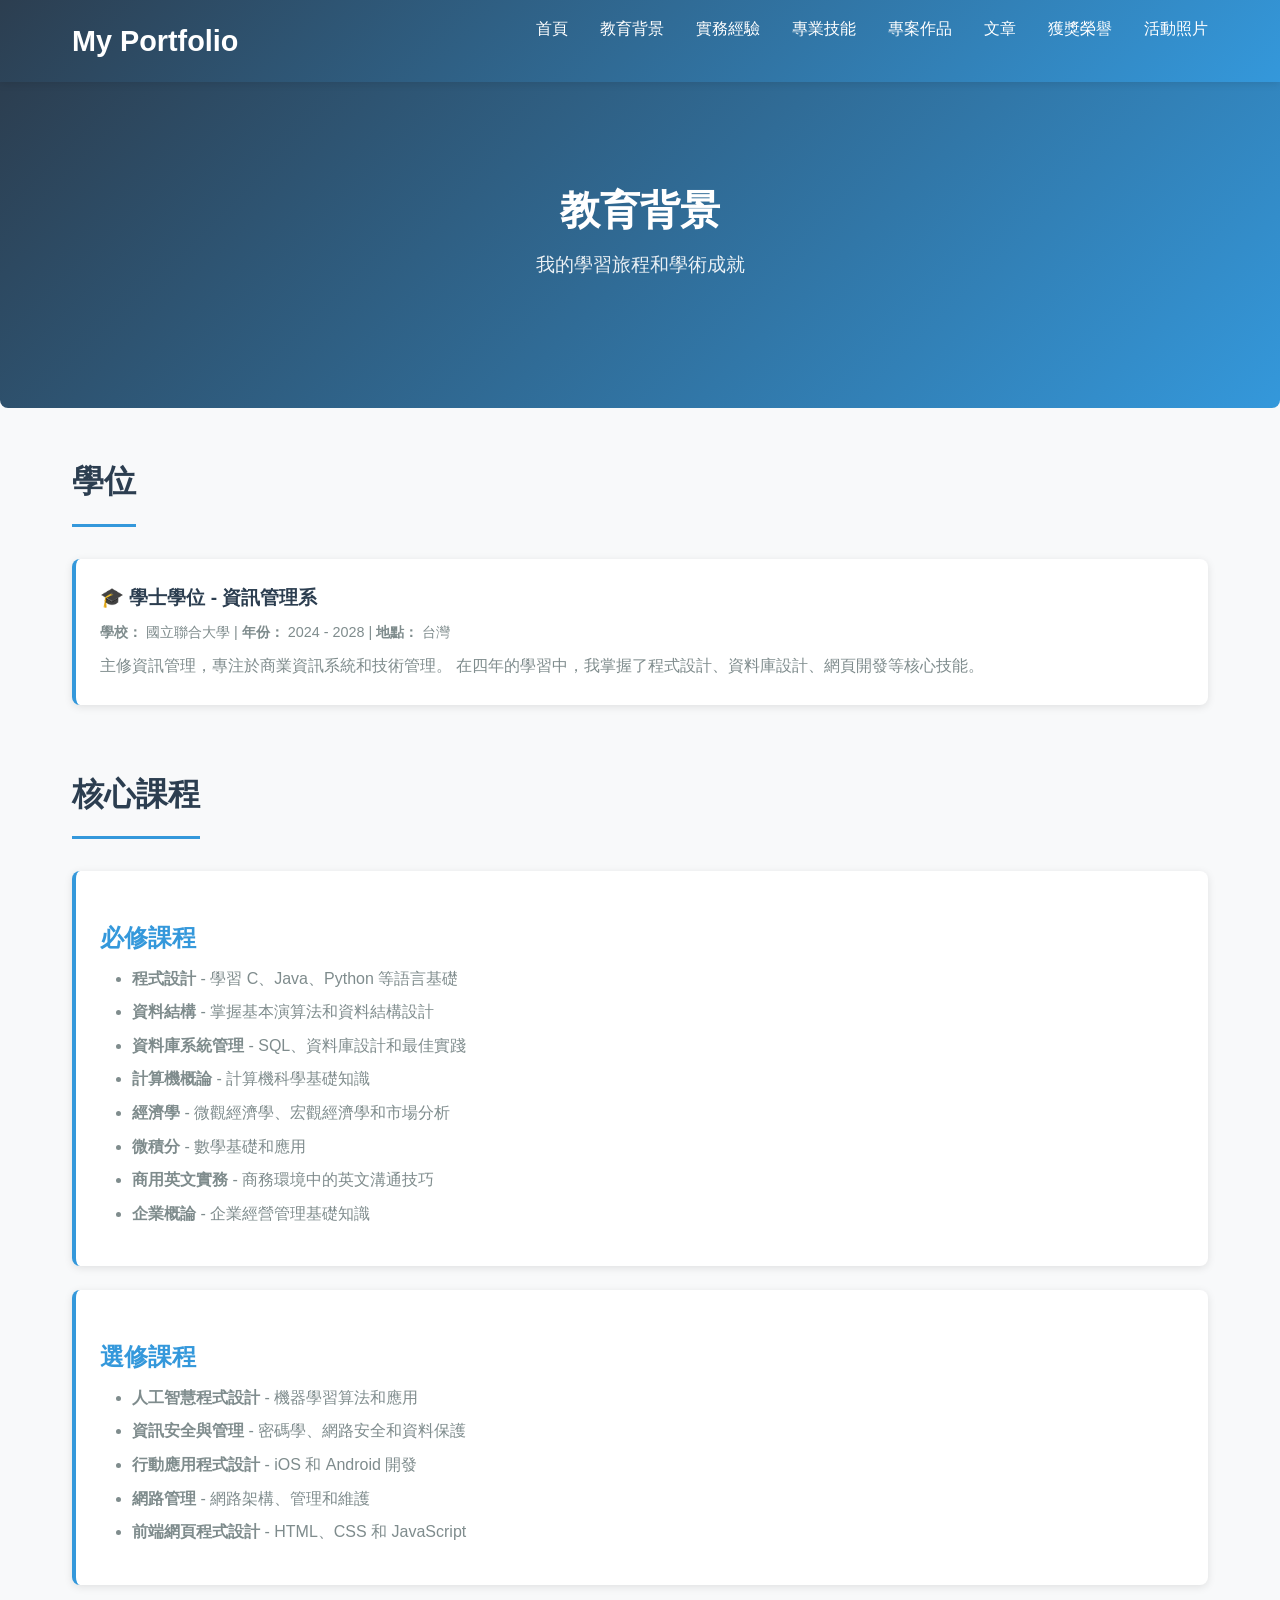
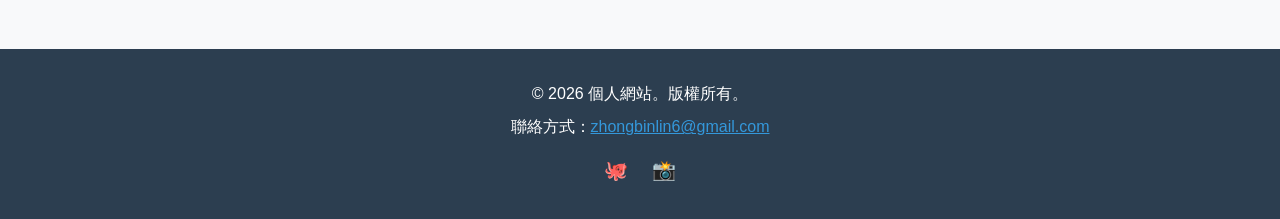
<file: education.html>
<!DOCTYPE html>
<html lang="zh-TW">
<head>
  <meta charset="UTF-8">
  <meta name="viewport" content="width=device-width, initial-scale=1.0">
  <title>教育背景 - 個人網站</title>
  <link rel="stylesheet" href="styles.css">
</head>
<body>
  <!-- ==================== 導航欄 ==================== -->
  <nav data-site-nav></nav>

  <!-- ==================== 開頭部分 ==================== -->
  <section class="hero">
    <div class="hero-content">
      <h1>教育背景</h1>
      <p>我的學習旅程和學術成就</p>
    </div>
  </section>

  <!-- ==================== 主要內容 ==================== -->
  <div class="container">
    <!-- 學位 -->
    <section class="section" id="degree">
      <h2>學位</h2>

      <div class="card">
        <h4>🎓 學士學位 - 資訊管理系</h4>
        <div class="meta">
          <strong>學校：</strong> 國立聯合大學 | <strong>年份：</strong> 2024 - 2028 | <strong>地點：</strong> 台灣
        </div>
        <p>
          主修資訊管理，專注於商業資訊系統和技術管理。
          在四年的學習中，我掌握了程式設計、資料庫設計、網頁開發等核心技能。
        </p>
      </div>
    </section>

    <!-- 主要課程 -->
    <section class="section" id="courses">
      <h2>核心課程</h2>

      <div class="card">
        <h3>必修課程</h3>
        <ul>
          <li><strong>程式設計</strong> - 學習 C、Java、Python 等語言基礎</li>
          <li><strong>資料結構</strong> - 掌握基本演算法和資料結構設計</li>
          <li><strong>資料庫系統管理</strong> - SQL、資料庫設計和最佳實踐</li>
          <li><strong>計算機概論</strong> - 計算機科學基礎知識</li>
          <li><strong>經濟學</strong> - 微觀經濟學、宏觀經濟學和市場分析</li>
          <li><strong>微積分</strong> - 數學基礎和應用</li>
          <li><strong>商用英文實務</strong> - 商務環境中的英文溝通技巧</li>
          <li><strong>企業概論</strong> - 企業經營管理基礎知識</li>
        </ul>
      </div>

      <div class="card">
        <h3>選修課程</h3>
        <ul>
          <li><strong>人工智慧程式設計</strong> - 機器學習算法和應用</li>
          <li><strong>資訊安全與管理</strong> - 密碼學、網路安全和資料保護</li>
          <li><strong>行動應用程式設計</strong> - iOS 和 Android 開發</li>
          <li><strong>網路管理</strong> - 網路架構、管理和維護</li>
          <li><strong>前端網頁程式設計</strong> - HTML、CSS 和 JavaScript</li>
        </ul>
      </div>
    </section>

    </section>
  </div>

  <!-- ==================== 頁尾 ==================== -->
  <footer>
    <div class="container">
      <p>&copy; 2026 個人網站。版權所有。</p>
      <p>聯絡方式：<a href="mailto:your.email@example.com" style="color: var(--secondary-color);">zhongbinlin6@gmail.com</a></p>
      <div class="social-links">
        <a href="https://github.com/linzongbin" target="_blank" title="GitHub">🐙</a>
        <a href="https://www.instagram.com/lin.nil_126/?hl=zh-tw" target="_blank" title="Instagram">📸</a>
      </div>
    </div>
  </footer>

  <script src="script.js"></script>
</body>
</html>
</file>
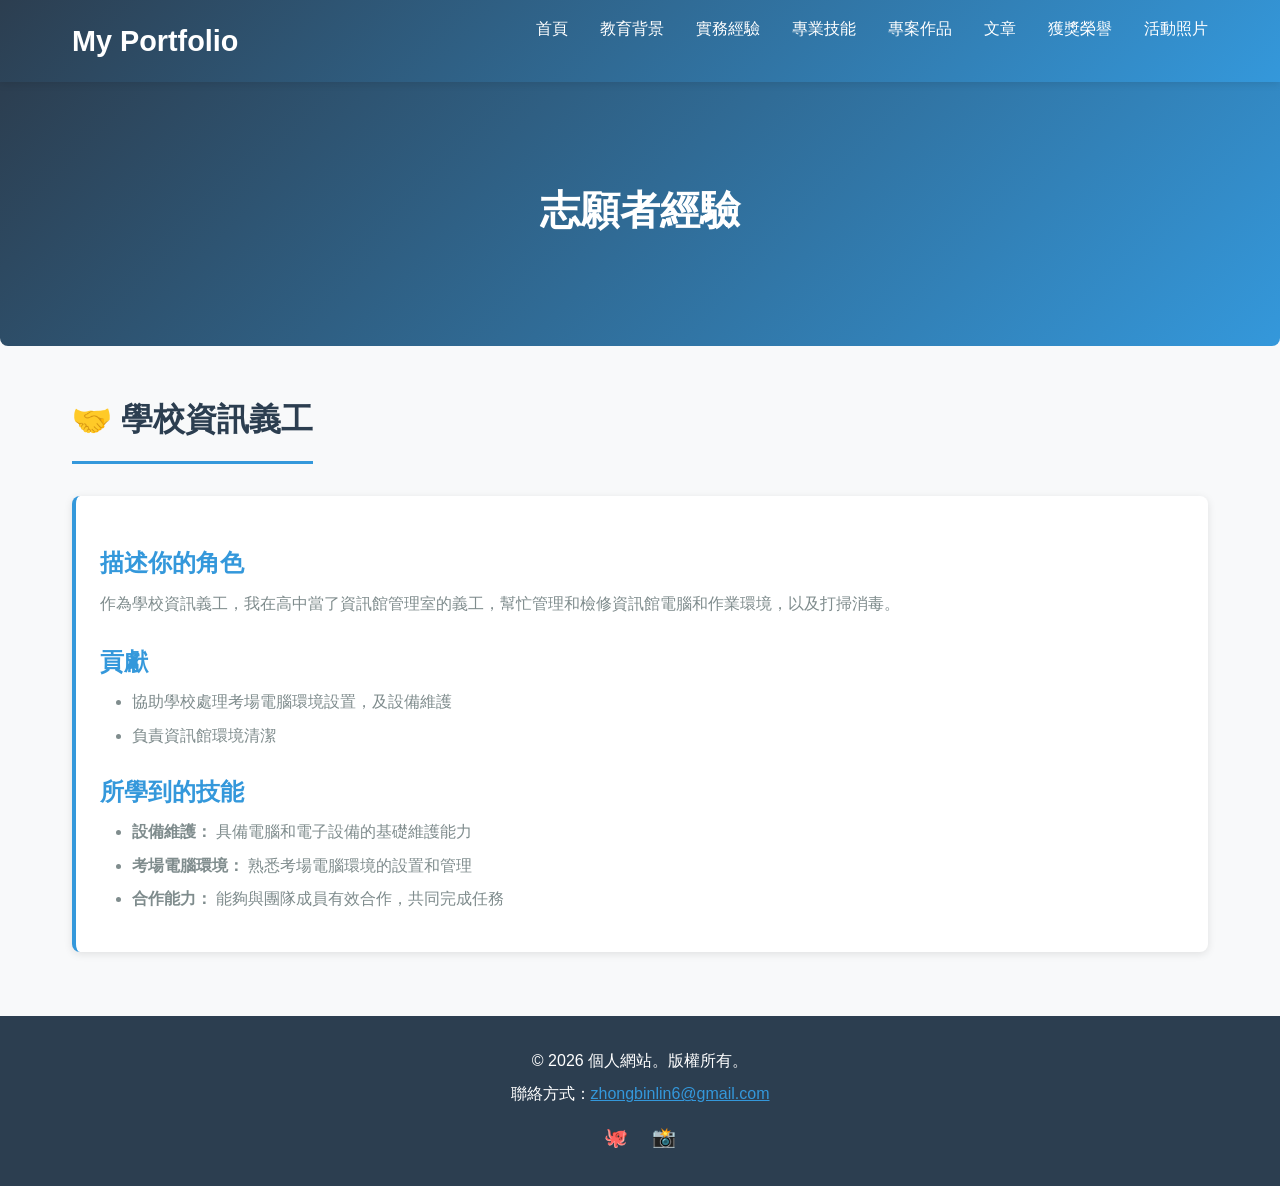
<file: experience.html>
<!DOCTYPE html>
<html lang="zh-TW">
<head>
  <meta charset="UTF-8">
  <meta name="viewport" content="width=device-width, initial-scale=1.0">
  <title>志願者經驗 - 個人網站</title>
  <link rel="stylesheet" href="styles.css">
</head>
<body>
  <!-- ==================== 導航欄 ==================== -->
  <nav data-site-nav></nav>

  <!-- ==================== 開頭部分 ==================== -->
  <section class="hero">
    <div class="hero-content">
      <h1>志願者經驗</h1>
    </div>
  </section>

  <!-- ==================== 主要內容 ==================== -->
  <div class="container">
    <section class="section">
      <h2>🤝 學校資訊義工</h2>

      <div class="card">
        <h3>描述你的角色</h3>
        <p>
          作為學校資訊義工，我在高中當了資訊館管理室的義工，幫忙管理和檢修資訊館電腦和作業環境，以及打掃消毒。
        </p>

        <h3>貢獻</h3>
        <ul>
          <li>協助學校處理考場電腦環境設置，及設備維護</li>
          <li>負責資訊館環境清潔</li>
        </ul>

        <h3>所學到的技能</h3>
        <ul>
          <li><strong>設備維護：</strong> 具備電腦和電子設備的基礎維護能力</li>
          <li><strong>考場電腦環境：</strong> 熟悉考場電腦環境的設置和管理</li>
          <li><strong>合作能力：</strong> 能夠與團隊成員有效合作，共同完成任務</li>
        </ul>
      </div>
    </section>
  </div>

  <!-- ==================== 頁尾 ==================== -->
  <footer>
    <div class="container">
      <p>&copy; 2026 個人網站。版權所有。</p>
      <p>聯絡方式：<a href="mailto:your.email@example.com" style="color: var(--secondary-color);">zhongbinlin6@gmail.com</a></p>
      <div class="social-links">
        <a href="https://github.com/linzongbin" target="_blank" title="GitHub">🐙</a>
        <a href="https://www.instagram.com/lin.nil_126/?hl=zh-tw" target="_blank" title="Instagram">📸</a>
      </div>
    </div>
  </footer>

  <script src="script.js"></script>
</body>
</html>
</file>
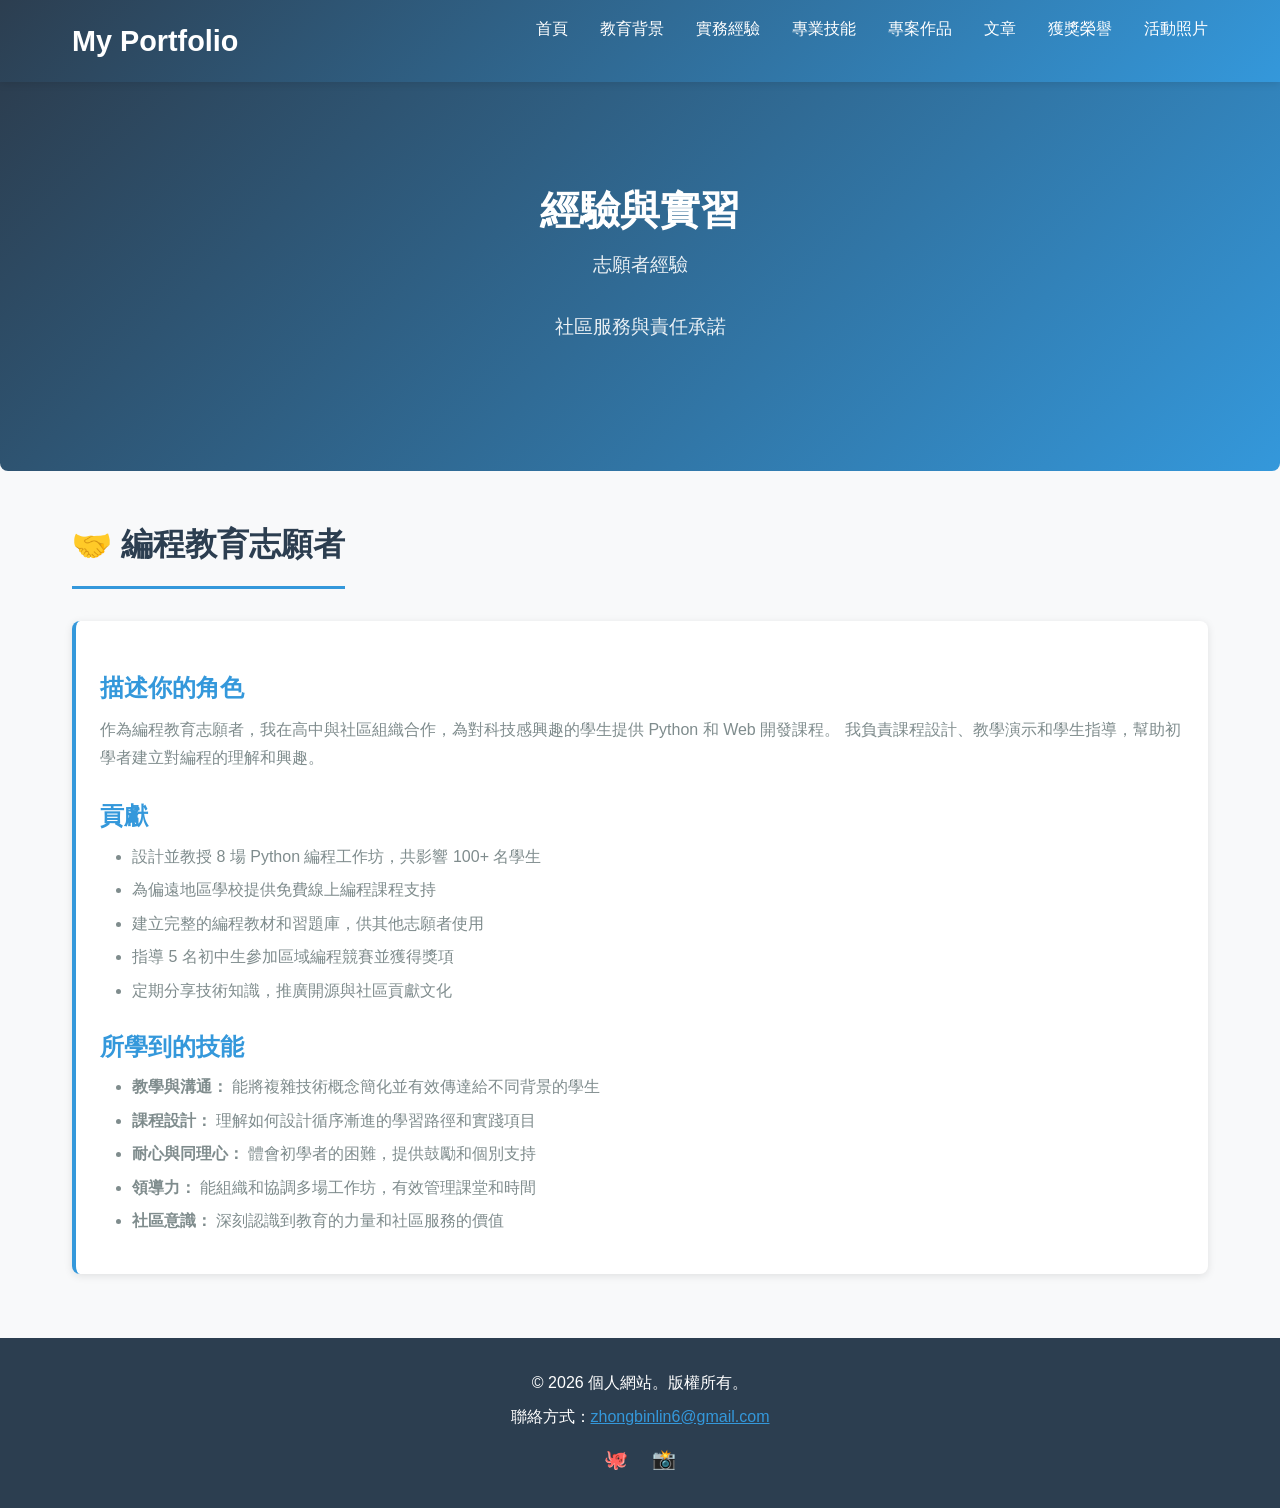
<file: experience_new.html>
<!DOCTYPE html>
<html lang="zh-TW">
<head>
  <meta charset="UTF-8">
  <meta name="viewport" content="width=device-width, initial-scale=1.0">
  <title>志願者經驗 - 個人網站</title>
  <link rel="stylesheet" href="styles.css">
</head>
<body>
  <!-- ==================== 導航欄 ==================== -->
  <nav data-site-nav></nav>

  <!-- ==================== 開頭部分 ==================== -->
  <section class="hero">
    <div class="hero-content">
      <h1>經驗與實習</h1>
        <p>志願者經驗</p>
      <p>社區服務與責任承諾</p>
    </div>
  </section>

  <!-- ==================== 主要內容 ==================== -->
  <div class="container">
    <section class="section">
      <h2>🤝 編程教育志願者</h2>

      <div class="card">
        <h3>描述你的角色</h3>
        <p>
          作為編程教育志願者，我在高中與社區組織合作，為對科技感興趣的學生提供 Python 和 Web 開發課程。
          我負責課程設計、教學演示和學生指導，幫助初學者建立對編程的理解和興趣。
        </p>

        <h3>貢獻</h3>
        <ul>
          <li>設計並教授 8 場 Python 編程工作坊，共影響 100+ 名學生</li>
          <li>為偏遠地區學校提供免費線上編程課程支持</li>
          <li>建立完整的編程教材和習題庫，供其他志願者使用</li>
          <li>指導 5 名初中生參加區域編程競賽並獲得獎項</li>
          <li>定期分享技術知識，推廣開源與社區貢獻文化</li>
        </ul>

        <h3>所學到的技能</h3>
        <ul>
          <li><strong>教學與溝通：</strong> 能將複雜技術概念簡化並有效傳達給不同背景的學生</li>
          <li><strong>課程設計：</strong> 理解如何設計循序漸進的學習路徑和實踐項目</li>
          <li><strong>耐心與同理心：</strong> 體會初學者的困難，提供鼓勵和個別支持</li>
          <li><strong>領導力：</strong> 能組織和協調多場工作坊，有效管理課堂和時間</li>
          <li><strong>社區意識：</strong> 深刻認識到教育的力量和社區服務的價值</li>
        </ul>
      </div>
    </section>
  </div>

  <!-- ==================== 頁尾 ==================== -->
  <footer>
    <div class="container">
      <p>&copy; 2026 個人網站。版權所有。</p>
      <p>聯絡方式：<a href="mailto:your.email@example.com" style="color: var(--secondary-color);">zhongbinlin6@gmail.com</a></p>
      <div class="social-links">
        <a href="https://github.com/linzongbin" target="_blank" title="GitHub">🐙</a>
        <a href="https://www.instagram.com/lin.nil_126/?hl=zh-tw" target="_blank" title="Instagram">📸</a>
      </div>
    </div>
  </footer>

  <script src="script.js"></script>
</body>
</html>
</file>
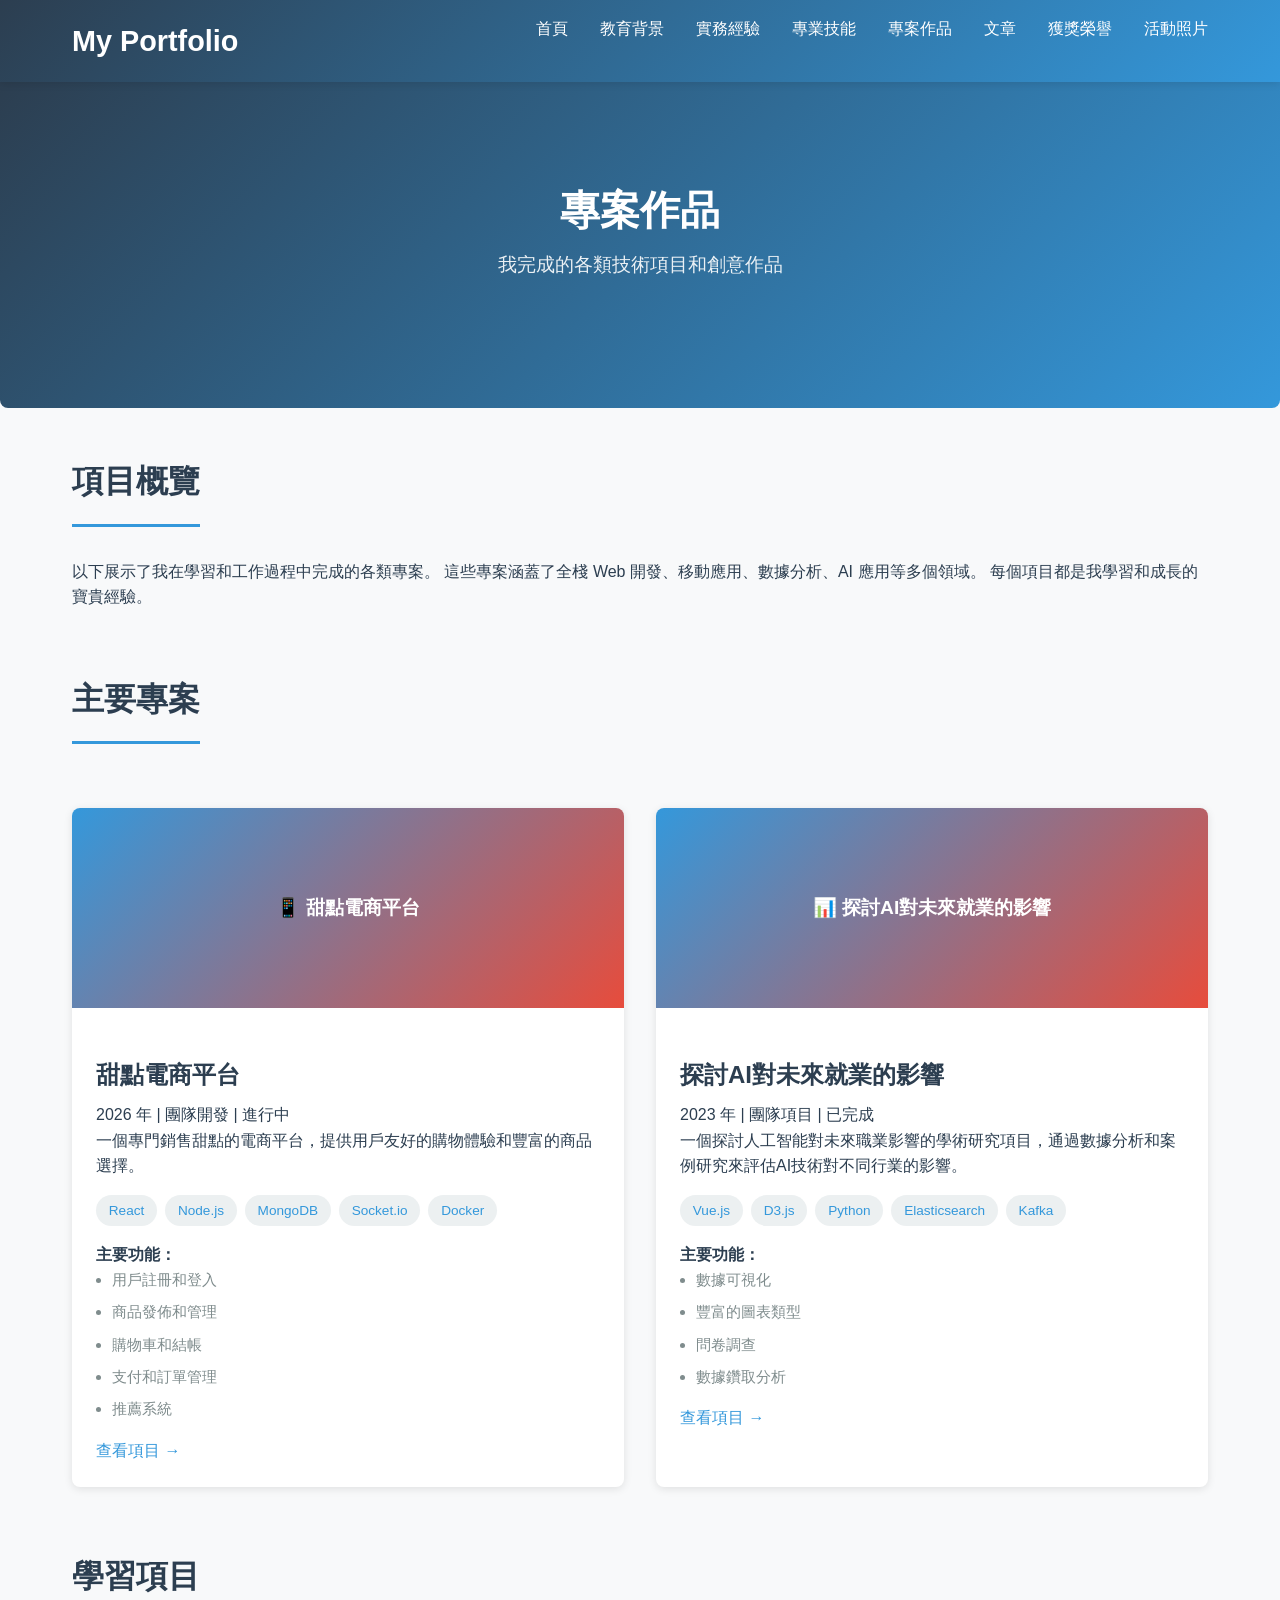
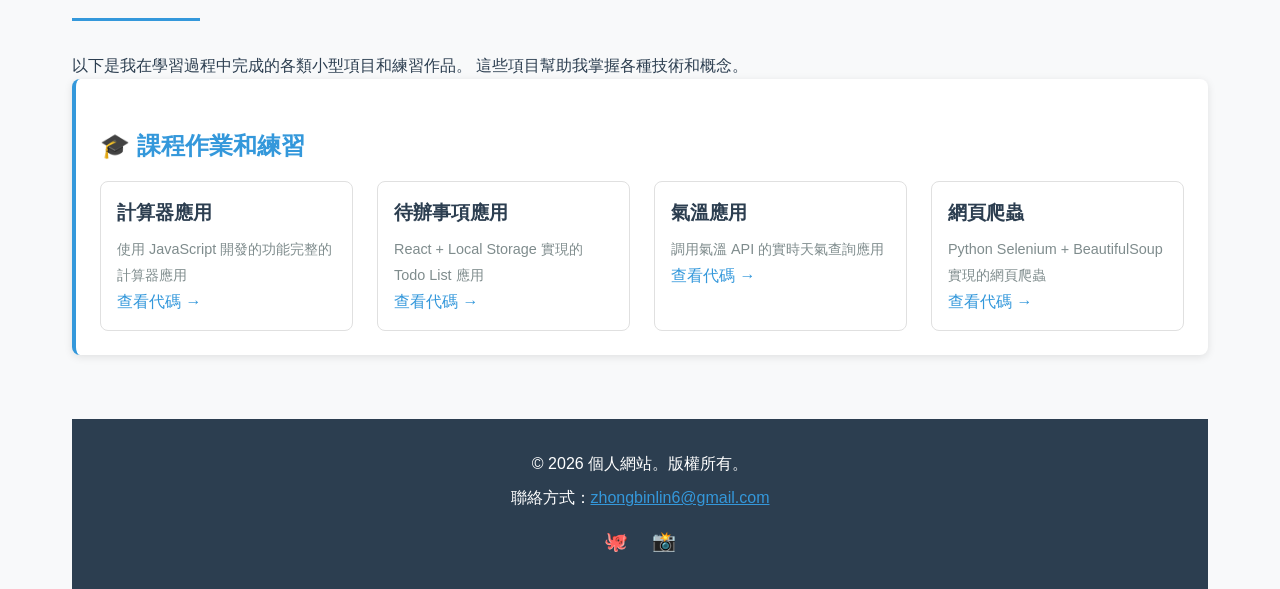
<file: projects.html>
<!DOCTYPE html>
<html lang="zh-TW">
<head>
  <meta charset="UTF-8">
  <meta name="viewport" content="width=device-width, initial-scale=1.0">
  <title>專案作品 - 個人網站</title>
  <link rel="stylesheet" href="styles.css">
</head>
<body>
  <!-- ==================== 導航欄 ==================== -->
  <nav data-site-nav></nav>

  <!-- ==================== 開頭部分 ==================== -->
  <section class="hero">
    <div class="hero-content">
      <h1>專案作品</h1>
      <p>我完成的各類技術項目和創意作品</p>
    </div>
  </section>

  <!-- ==================== 主要內容 ==================== -->
  <div class="container">
    <!-- 專案簡介 -->
    <section class="section">
      <h2>項目概覽</h2>
      <p>
        以下展示了我在學習和工作過程中完成的各類專案。
        這些專案涵蓋了全棧 Web 開發、移動應用、數據分析、AI 應用等多個領域。
        每個項目都是我學習和成長的寶貴經驗。
      </p>
    </section>

    <!-- 主要專案 -->
    <section class="section">
      <h2>主要專案</h2>

      <div class="projects-grid">
        <!-- 專案 1 -->
        <div class="project-card">
          <div class="project-image">📱 甜點電商平台</div>
          <div class="project-content">
            <h3>甜點電商平台</h3>
            <p class="meta">2026 年 | 團隊開發 | 進行中</p>
            <p>
              一個專門銷售甜點的電商平台，提供用戶友好的購物體驗和豐富的商品選擇。
            </p>
            <div class="project-tech">
              <span class="tech-tag">React</span>
              <span class="tech-tag">Node.js</span>
              <span class="tech-tag">MongoDB</span>
              <span class="tech-tag">Socket.io</span>
              <span class="tech-tag">Docker</span>
            </div>
            <p><strong>主要功能：</strong></p>
            <ul style="font-size: 0.95rem; margin-left: 1rem;">
              <li>用戶註冊和登入</li>
              <li>商品發佈和管理</li>
              <li>購物車和結帳</li>
              <li>支付和訂單管理</li>
              <li>推薦系統</li>
            </ul>
            <a href="#" class="project-link">查看項目 →</a>
          </div>
        </div>

        <!-- 專案 2 -->
        <div class="project-card">
          <div class="project-image">📊 探討AI對未來就業的影響</div>
          <div class="project-content">
            <h3>探討AI對未來就業的影響</h3>
            <p class="meta">2023 年 | 團隊項目 | 已完成</p>
            <p>
              一個探討人工智能對未來職業影響的學術研究項目，通過數據分析和案例研究來評估AI技術對不同行業的影響。
            </p>
            <div class="project-tech">
              <span class="tech-tag">Vue.js</span>
              <span class="tech-tag">D3.js</span>
              <span class="tech-tag">Python</span>
              <span class="tech-tag">Elasticsearch</span>
              <span class="tech-tag">Kafka</span>
            </div>
            <p><strong>主要功能：</strong></p>
            <ul style="font-size: 0.95rem; margin-left: 1rem;">
              <li>數據可視化</li>
              <li>豐富的圖表類型</li>
              <li>問卷調查</li>
              <li>數據鑽取分析</li>
            </ul>
            <a href="#" class="project-link">查看項目 →</a>
          </div>
        </div>
      </div>
    </section>

    <!-- 學習項目 -->
    <section class="section">
      <h2>學習項目</h2>
      <p>
        以下是我在學習過程中完成的各類小型項目和練習作品。
        這些項目幫助我掌握各種技術和概念。
      </p>

      <div class="card">
        <h3>🎓 課程作業和練習</h3>
        <div style="display: grid; grid-template-columns: repeat(auto-fit, minmax(250px, 1fr)); gap: 1.5rem; margin-top: 1rem;">
          <div style="padding: 1rem; border: 1px solid #e0e0e0; border-radius: 8px;">
            <h4>計算器應用</h4>
            <p style="font-size: 0.9rem;">使用 JavaScript 開發的功能完整的計算器應用</p>
            <a href="#" style="color: var(--secondary-color); text-decoration: none;">查看代碼 →</a>
          </div>

          <div style="padding: 1rem; border: 1px solid #e0e0e0; border-radius: 8px;">
            <h4>待辦事項應用</h4>
            <p style="font-size: 0.9rem;">React + Local Storage 實現的 Todo List 應用</p>
            <a href="#" style="color: var(--secondary-color); text-decoration: none;">查看代碼 →</a>
          </div>

          <div style="padding: 1rem; border: 1px solid #e0e0e0; border-radius: 8px;">
            <h4>氣溫應用</h4>
            <p style="font-size: 0.9rem;">調用氣溫 API 的實時天氣查詢應用</p>
            <a href="#" style="color: var(--secondary-color); text-decoration: none;">查看代碼 →</a>
          </div>

          <div style="padding: 1rem; border: 1px solid #e0e0e0; border-radius: 8px;">
            <h4>網頁爬蟲</h4>
            <p style="font-size: 0.9rem;">Python Selenium + BeautifulSoup 實現的網頁爬蟲</p>
            <a href="#" style="color: var(--secondary-color); text-decoration: none;">查看代碼 →</a>
          </div>
        </div>
      </div>
    </section>
  <!-- ==================== 頁尾 ==================== -->
  <footer>
    <div class="container">
      <p>&copy; 2026 個人網站。版權所有。</p>
      <p>聯絡方式：<a href="mailto:your.email@example.com" style="color: var(--secondary-color);">zhongbinlin6@gmail.com</a></p>
      <div class="social-links">
        <a href="https://github.com/linzongbin" target="_blank" title="GitHub">🐙</a>
        <a href="https://www.instagram.com/lin.nil_126/?hl=zh-tw" target="_blank" title="Instagram">📸</a>
      </div>
    </div>
  </footer>

  <script src="script.js"></script>
</body>
</html>
</file>
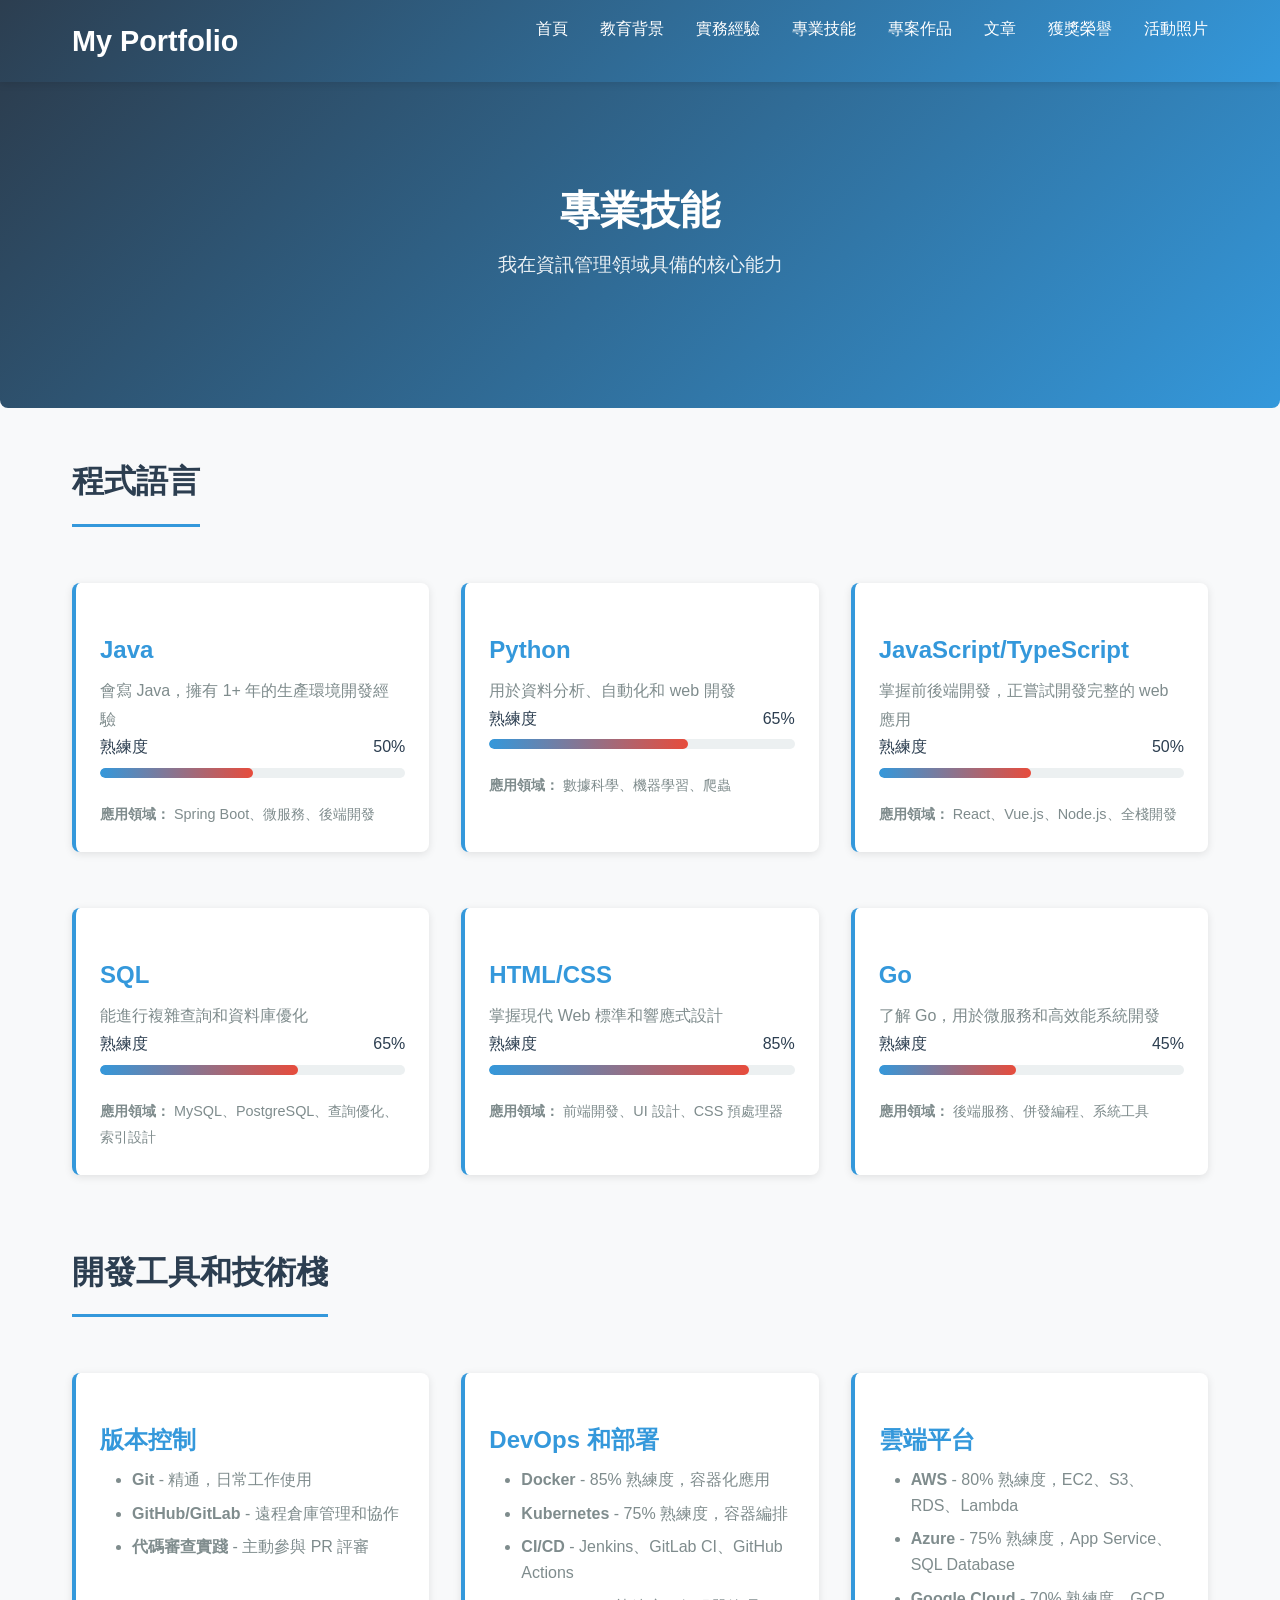
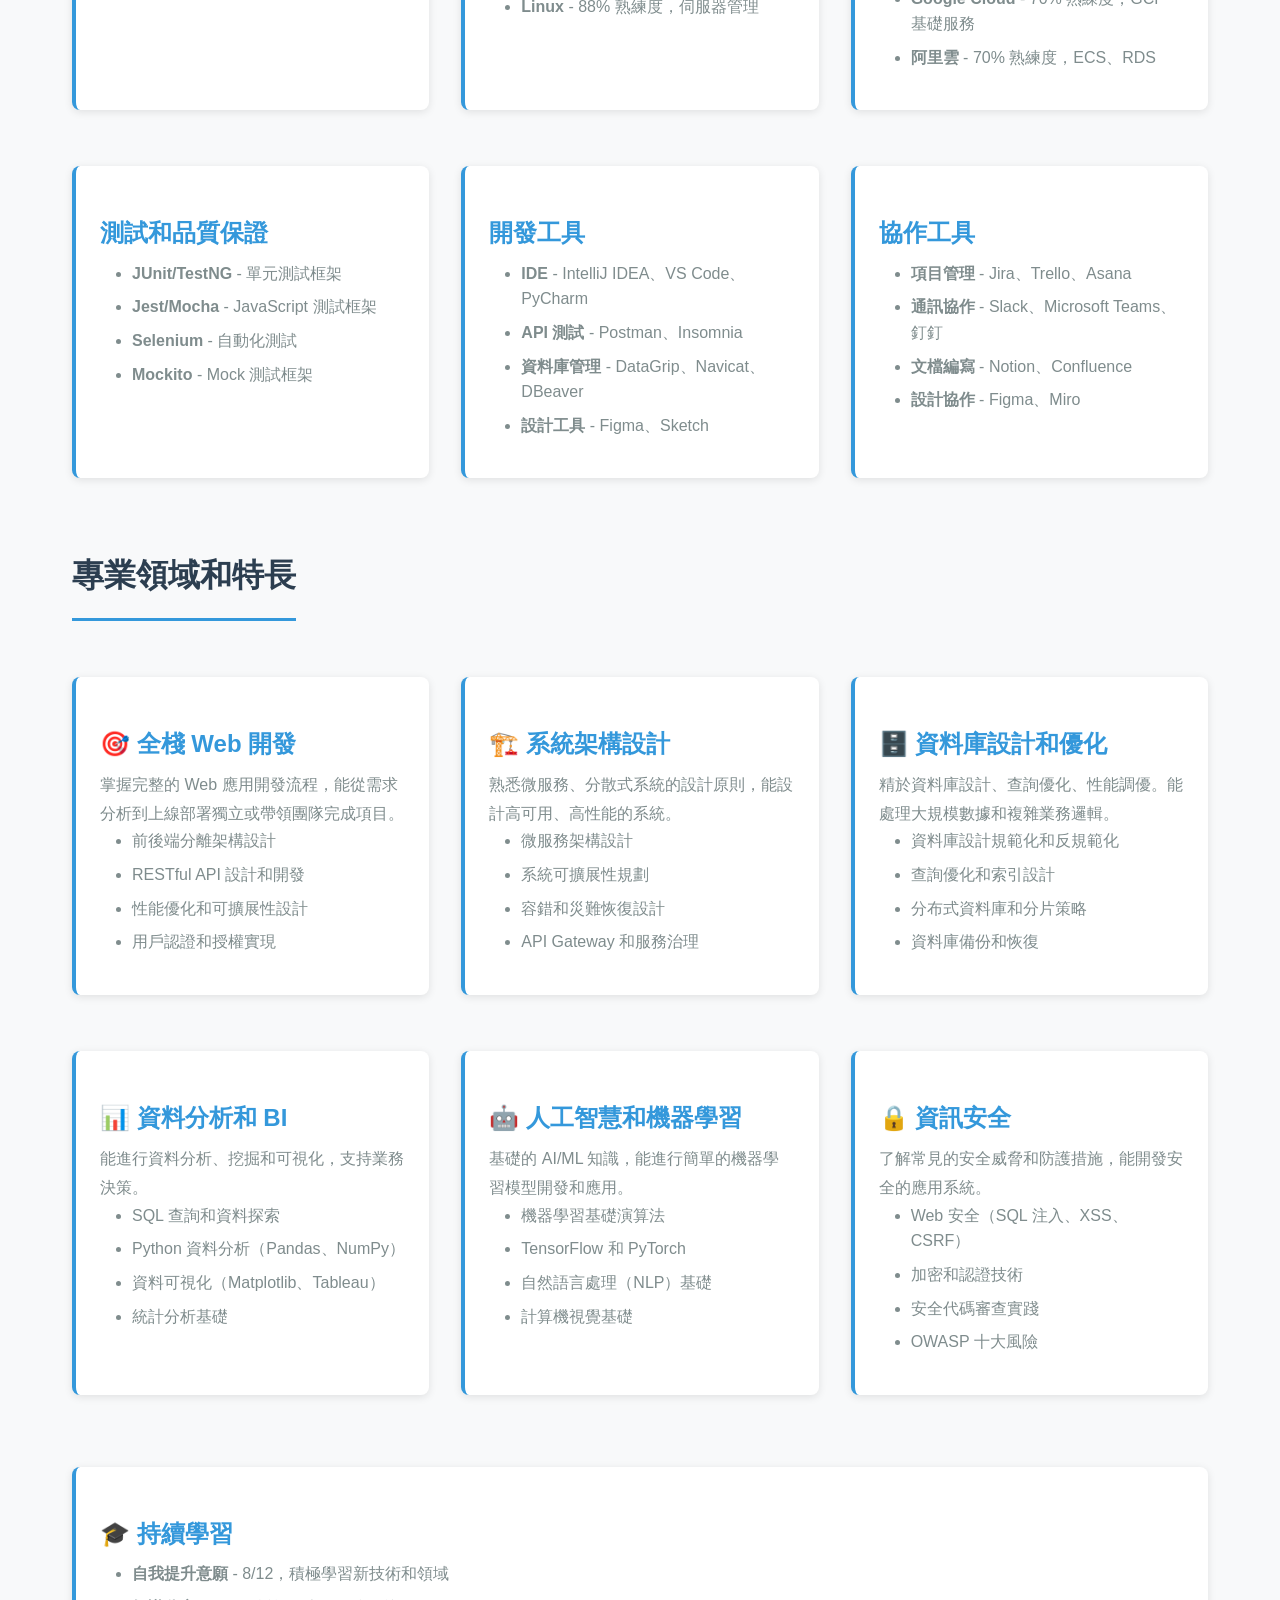
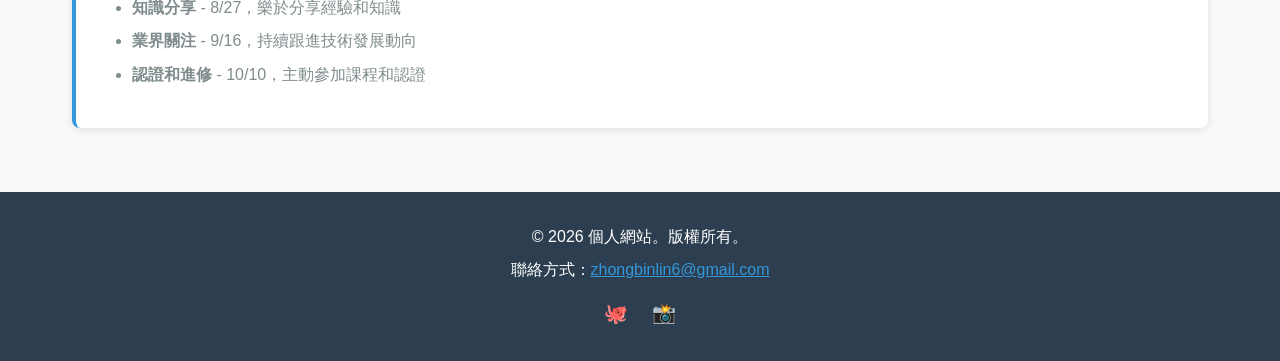
<file: skills.html>
<!DOCTYPE html>
<html lang="zh-TW">
<head>
  <meta charset="UTF-8">
  <meta name="viewport" content="width=device-width, initial-scale=1.0">
  <title>專業技能 - 個人網站</title>
  <link rel="stylesheet" href="styles.css">
  <style>
    .skills-category {
      margin-bottom: 3rem;
    }
    .skills-grid {
      display: grid;
      grid-template-columns: repeat(auto-fit, minmax(300px, 1fr));
      gap: 2rem;
      margin-top: 1.5rem;
    }
  </style>
</head>
<body>
  <!-- ==================== 導航欄 ==================== -->
  <nav data-site-nav></nav>

  <!-- ==================== 開頭部分 ==================== -->
  <section class="hero">
    <div class="hero-content">
      <h1>專業技能</h1>
      <p>我在資訊管理領域具備的核心能力</p>
    </div>
  </section>

  <!-- ==================== 主要內容 ==================== -->
  <div class="container">
    <!-- 程式語言 -->
    <section class="section skills-category">
      <h2>程式語言</h2>
      
      <div class="skills-grid">
        <div class="card">
          <h3>Java</h3>
          <p>會寫 Java，擁有 1+ 年的生產環境開發經驗</p>
          <div class="skill-item">
            <div class="skill-name">
              <span>熟練度</span>
              <span>50%</span>
            </div>
            <div class="skill-bar">
              <div class="skill-progress" style="width: 50%;"></div>
            </div>
          </div>
          <p style="font-size: 0.9rem; margin-top: 1rem;">
            <strong>應用領域：</strong> Spring Boot、微服務、後端開發
          </p>
        </div>

        <div class="card">
          <h3>Python</h3>
          <p>用於資料分析、自動化和 web 開發</p>
          <div class="skill-item">
            <div class="skill-name">
              <span>熟練度</span>
              <span>65%</span>
            </div>
            <div class="skill-bar">
              <div class="skill-progress" style="width: 65%;"></div>
            </div>
          </div>
          <p style="font-size: 0.9rem; margin-top: 1rem;">
            <strong>應用領域：</strong> 數據科學、機器學習、爬蟲
          </p>
        </div>

        <div class="card">
          <h3>JavaScript/TypeScript</h3>
          <p>掌握前後端開發，正嘗試開發完整的 web 應用</p>
          <div class="skill-item">
            <div class="skill-name">
              <span>熟練度</span>
              <span>50%</span>
            </div>
            <div class="skill-bar">
              <div class="skill-progress" style="width: 50%;"></div>
            </div>
          </div>
          <p style="font-size: 0.9rem; margin-top: 1rem;">
            <strong>應用領域：</strong> React、Vue.js、Node.js、全棧開發
          </p>
        </div>

        <div class="card">
          <h3>SQL</h3>
          <p>能進行複雜查詢和資料庫優化</p>
          <div class="skill-item">
            <div class="skill-name">
              <span>熟練度</span>
              <span>65%</span>
            </div>
            <div class="skill-bar">
              <div class="skill-progress" style="width: 65%;"></div>
            </div>
          </div>
          <p style="font-size: 0.9rem; margin-top: 1rem;">
            <strong>應用領域：</strong> MySQL、PostgreSQL、查詢優化、索引設計
          </p>
        </div>

        <div class="card">
          <h3>HTML/CSS</h3>
          <p>掌握現代 Web 標準和響應式設計</p>
          <div class="skill-item">
            <div class="skill-name">
              <span>熟練度</span>
              <span>85%</span>
            </div>
            <div class="skill-bar">
              <div class="skill-progress" style="width: 85%;"></div>
            </div>
          </div>
          <p style="font-size: 0.9rem; margin-top: 1rem;">
            <strong>應用領域：</strong> 前端開發、UI 設計、CSS 預處理器
          </p>
        </div>

        <div class="card">
          <h3>Go</h3>
          <p>了解 Go，用於微服務和高效能系統開發</p>
          <div class="skill-item">
            <div class="skill-name">
              <span>熟練度</span>
              <span>45%</span>
            </div>
            <div class="skill-bar">
              <div class="skill-progress" style="width: 45%;"></div>
            </div>
          </div>
          <p style="font-size: 0.9rem; margin-top: 1rem;">
            <strong>應用領域：</strong> 後端服務、併發編程、系統工具
          </p>
        </div>
      </div>
    </section>

    <!-- 開發工具和技術 -->
    <section class="section skills-category">
      <h2>開發工具和技術棧</h2>
      
      <div class="skills-grid">
        <div class="card">
          <h3>版本控制</h3>
          <ul>
            <li><strong>Git</strong> - 精通，日常工作使用</li>
            <li><strong>GitHub/GitLab</strong> - 遠程倉庫管理和協作</li>
            <li><strong>代碼審查實踐</strong> - 主動參與 PR 評審</li>
          </ul>
        </div>

        <div class="card">
          <h3>DevOps 和部署</h3>
          <ul>
            <li><strong>Docker</strong> - 85% 熟練度，容器化應用</li>
            <li><strong>Kubernetes</strong> - 75% 熟練度，容器編排</li>
            <li><strong>CI/CD</strong> - Jenkins、GitLab CI、GitHub Actions</li>
            <li><strong>Linux</strong> - 88% 熟練度，伺服器管理</li>
          </ul>
        </div>

        <div class="card">
          <h3>雲端平台</h3>
          <ul>
            <li><strong>AWS</strong> - 80% 熟練度，EC2、S3、RDS、Lambda</li>
            <li><strong>Azure</strong> - 75% 熟練度，App Service、SQL Database</li>
            <li><strong>Google Cloud</strong> - 70% 熟練度，GCP 基礎服務</li>
            <li><strong>阿里雲</strong> - 70% 熟練度，ECS、RDS</li>
          </ul>
        </div>

        <div class="card">
          <h3>測試和品質保證</h3>
          <ul>
            <li><strong>JUnit/TestNG</strong> - 單元測試框架</li>
            <li><strong>Jest/Mocha</strong> - JavaScript 測試框架</li>
            <li><strong>Selenium</strong> - 自動化測試</li>
            <li><strong>Mockito</strong> - Mock 測試框架</li>
          </ul>
        </div>

        <div class="card">
          <h3>開發工具</h3>
          <ul>
            <li><strong>IDE</strong> - IntelliJ IDEA、VS Code、PyCharm</li>
            <li><strong>API 測試</strong> - Postman、Insomnia</li>
            <li><strong>資料庫管理</strong> - DataGrip、Navicat、DBeaver</li>
            <li><strong>設計工具</strong> - Figma、Sketch</li>
          </ul>
        </div>

        <div class="card">
          <h3>協作工具</h3>
          <ul>
            <li><strong>項目管理</strong> - Jira、Trello、Asana</li>
            <li><strong>通訊協作</strong> - Slack、Microsoft Teams、釘釘</li>
            <li><strong>文檔編寫</strong> - Notion、Confluence</li>
            <li><strong>設計協作</strong> - Figma、Miro</li>
          </ul>
        </div>
      </div>
    </section>

    <!-- 專業領域 -->
    <section class="section skills-category">
      <h2>專業領域和特長</h2>
      
      <div class="skills-grid">
        <div class="card">
          <h3>🎯 全棧 Web 開發</h3>
          <p>
            掌握完整的 Web 應用開發流程，能從需求分析到上線部署獨立或帶領團隊完成項目。
          </p>
          <ul>
            <li>前後端分離架構設計</li>
            <li>RESTful API 設計和開發</li>
            <li>性能優化和可擴展性設計</li>
            <li>用戶認證和授權實現</li>
          </ul>
        </div>

        <div class="card">
          <h3>🏗️ 系統架構設計</h3>
          <p>
            熟悉微服務、分散式系統的設計原則，能設計高可用、高性能的系統。
          </p>
          <ul>
            <li>微服務架構設計</li>
            <li>系統可擴展性規劃</li>
            <li>容錯和災難恢復設計</li>
            <li>API Gateway 和服務治理</li>
          </ul>
        </div>

        <div class="card">
          <h3>🗄️ 資料庫設計和優化</h3>
          <p>
            精於資料庫設計、查詢優化、性能調優。能處理大規模數據和複雜業務邏輯。
          </p>
          <ul>
            <li>資料庫設計規範化和反規範化</li>
            <li>查詢優化和索引設計</li>
            <li>分布式資料庫和分片策略</li>
            <li>資料庫備份和恢復</li>
          </ul>
        </div>

        <div class="card">
          <h3>📊 資料分析和 BI</h3>
          <p>
            能進行資料分析、挖掘和可視化，支持業務決策。
          </p>
          <ul>
            <li>SQL 查詢和資料探索</li>
            <li>Python 資料分析（Pandas、NumPy）</li>
            <li>資料可視化（Matplotlib、Tableau）</li>
            <li>統計分析基礎</li>
          </ul>
        </div>

        <div class="card">
          <h3>🤖 人工智慧和機器學習</h3>
          <p>
            基礎的 AI/ML 知識，能進行簡單的機器學習模型開發和應用。
          </p>
          <ul>
            <li>機器學習基礎演算法</li>
            <li>TensorFlow 和 PyTorch</li>
            <li>自然語言處理（NLP）基礎</li>
            <li>計算機視覺基礎</li>
          </ul>
        </div>

        <div class="card">
          <h3>🔒 資訊安全</h3>
          <p>
            了解常見的安全威脅和防護措施，能開發安全的應用系統。
          </p>
          <ul>
            <li>Web 安全（SQL 注入、XSS、CSRF）</li>
            <li>加密和認證技術</li>
            <li>安全代碼審查實踐</li>
            <li>OWASP 十大風險</li>
          </ul>
        </div>
      </div>
    </section>

    <!-- 持續學習 -->
    <section class="section skills-category">
        <div class="card">
          <h3>🎓 持續學習</h3>
          <ul>
            <li><strong>自我提升意願</strong> - 8/12，積極學習新技術和領域</li>
            <li><strong>知識分享</strong> - 8/27，樂於分享經驗和知識</li>
            <li><strong>業界關注</strong> - 9/16，持續跟進技術發展動向</li>
            <li><strong>認證和進修</strong> - 10/10，主動參加課程和認證</li>
          </ul>
        </div>
      </div>
    </section>

  <!-- ==================== 頁尾 ==================== -->
  <footer>
    <div class="container">
      <p>&copy; 2026 個人網站。版權所有。</p>
      <p>聯絡方式：<a href="mailto:your.email@example.com" style="color: var(--secondary-color);">zhongbinlin6@gmail.com</a></p>
      <div class="social-links">
        <a href="https://github.com/linzongbin" target="_blank" title="GitHub">🐙</a>
        <a href="https://www.instagram.com/lin.nil_126/?hl=zh-tw" target="_blank" title="Instagram">📸</a>
      </div>
    </div>
  </footer>

  <script src="script.js"></script>
</body>
</html>
</file>
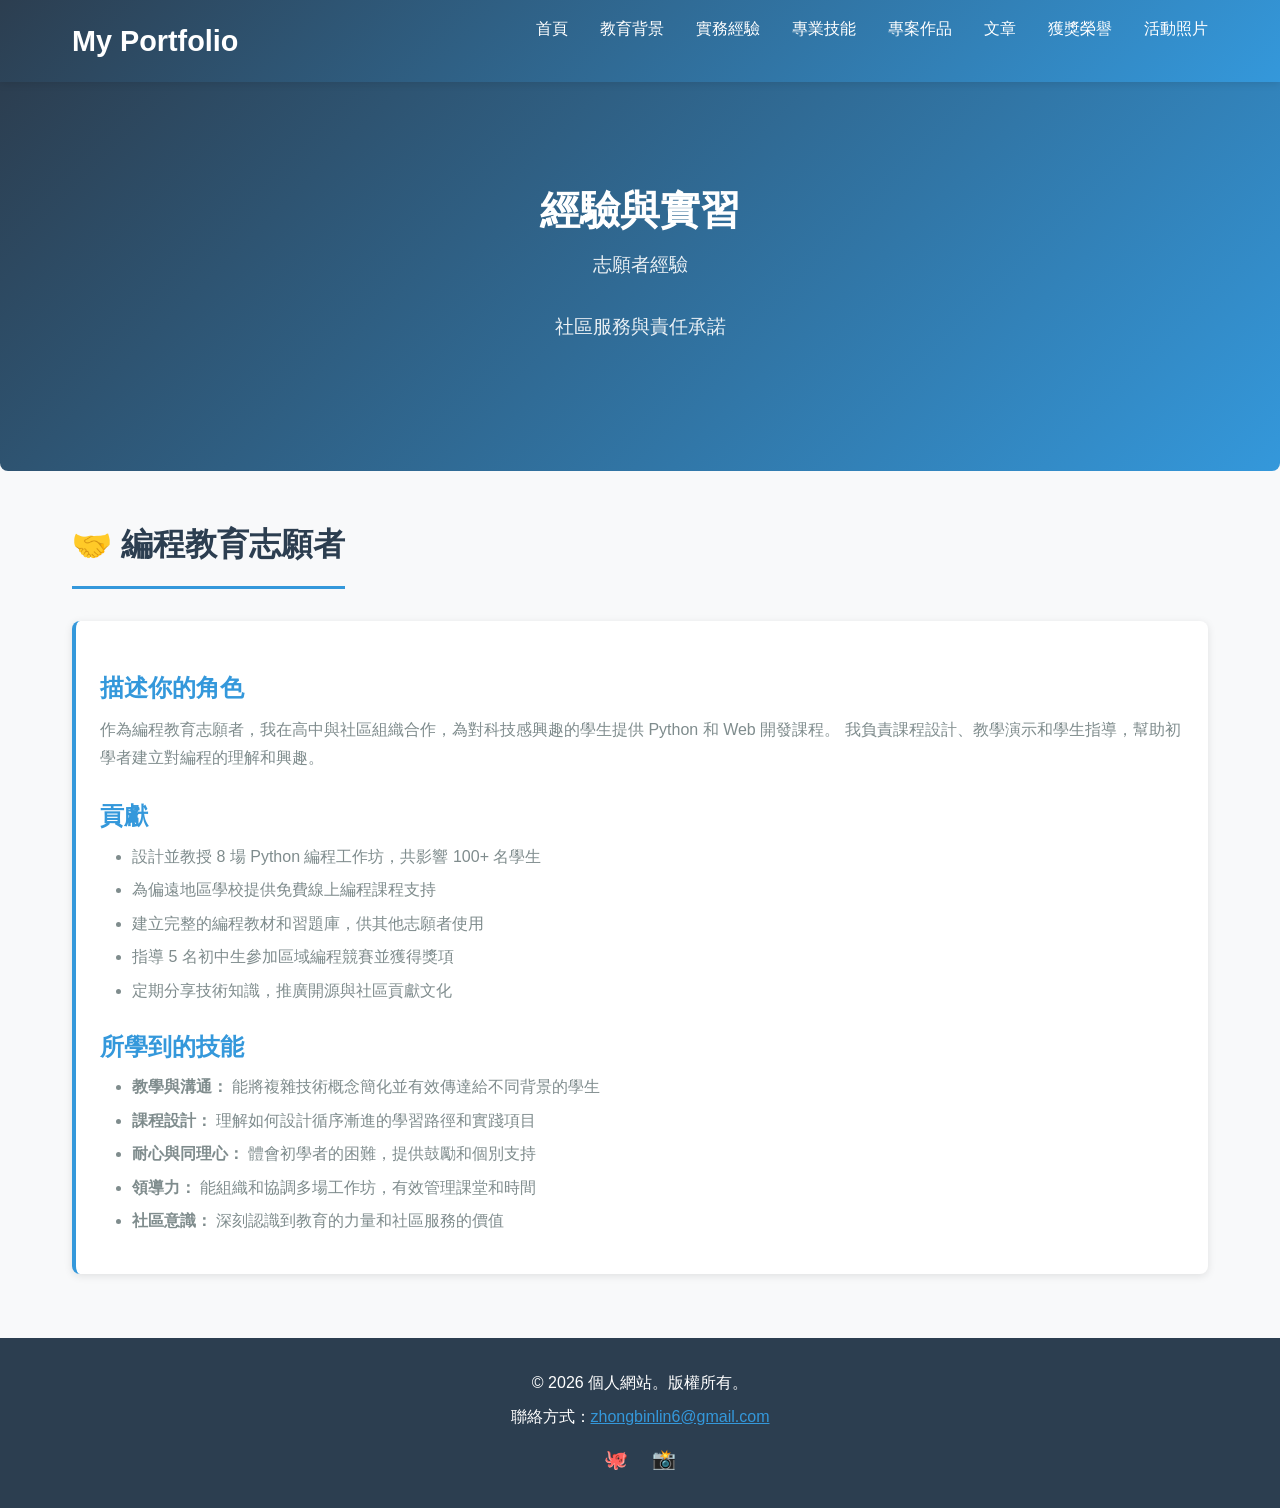
<file: U1333113/experience_new.html>
<!DOCTYPE html>
<html lang="zh-TW">
<head>
  <meta charset="UTF-8">
  <meta name="viewport" content="width=device-width, initial-scale=1.0">
  <title>志願者經驗 - 個人網站</title>
  <link rel="stylesheet" href="styles.css">
</head>
<body>
  <!-- ==================== 導航欄 ==================== -->
  <nav data-site-nav></nav>

  <!-- ==================== 開頭部分 ==================== -->
  <section class="hero">
    <div class="hero-content">
      <h1>經驗與實習</h1>
        <p>志願者經驗</p>
      <p>社區服務與責任承諾</p>
    </div>
  </section>

  <!-- ==================== 主要內容 ==================== -->
  <div class="container">
    <section class="section">
      <h2>🤝 編程教育志願者</h2>

      <div class="card">
        <h3>描述你的角色</h3>
        <p>
          作為編程教育志願者，我在高中與社區組織合作，為對科技感興趣的學生提供 Python 和 Web 開發課程。
          我負責課程設計、教學演示和學生指導，幫助初學者建立對編程的理解和興趣。
        </p>

        <h3>貢獻</h3>
        <ul>
          <li>設計並教授 8 場 Python 編程工作坊，共影響 100+ 名學生</li>
          <li>為偏遠地區學校提供免費線上編程課程支持</li>
          <li>建立完整的編程教材和習題庫，供其他志願者使用</li>
          <li>指導 5 名初中生參加區域編程競賽並獲得獎項</li>
          <li>定期分享技術知識，推廣開源與社區貢獻文化</li>
        </ul>

        <h3>所學到的技能</h3>
        <ul>
          <li><strong>教學與溝通：</strong> 能將複雜技術概念簡化並有效傳達給不同背景的學生</li>
          <li><strong>課程設計：</strong> 理解如何設計循序漸進的學習路徑和實踐項目</li>
          <li><strong>耐心與同理心：</strong> 體會初學者的困難，提供鼓勵和個別支持</li>
          <li><strong>領導力：</strong> 能組織和協調多場工作坊，有效管理課堂和時間</li>
          <li><strong>社區意識：</strong> 深刻認識到教育的力量和社區服務的價值</li>
        </ul>
      </div>
    </section>
  </div>

  <!-- ==================== 頁尾 ==================== -->
  <footer>
    <div class="container">
      <p>&copy; 2026 個人網站。版權所有。</p>
      <p>聯絡方式：<a href="mailto:your.email@example.com" style="color: var(--secondary-color);">zhongbinlin6@gmail.com</a></p>
      <div class="social-links">
        <a href="https://github.com/linzongbin" target="_blank" title="GitHub">🐙</a>
        <a href="https://www.instagram.com/lin.nil_126/?hl=zh-tw" target="_blank" title="Instagram">📸</a>
      </div>
    </div>
  </footer>

  <script src="script.js"></script>
</body>
</html>
</file>
<file: styles.css>
/* ==================== 全局樣式 ==================== */
* {
  margin: 0;
  padding: 0;
  box-sizing: border-box;
}

:root {
  --primary-color: #2c3e50;
  --secondary-color: #3498db;
  --accent-color: #e74c3c;
  --light-bg: #ecf0f1;
  --dark-text: #2c3e50;
  --light-text: #7f8c8d;
  --border-radius: 8px;
  --box-shadow: 0 2px 8px rgba(0, 0, 0, 0.1);
}

body {
  font-family: 'Segoe UI', Tahoma, Geneva, Verdana, sans-serif;
  line-height: 1.6;
  color: var(--dark-text);
  background-color: #f8f9fa;
}

html {
  scroll-behavior: smooth;
}

/* ==================== 導航欄 ==================== */
nav {
  background: linear-gradient(135deg, var(--primary-color) 0%, var(--secondary-color) 100%);
  padding: 1rem 0;
  position: sticky;
  top: 0;
  z-index: 1000;
  box-shadow: var(--box-shadow);
}

nav .container {
  display: flex;
  justify-content: space-between;
  align-items: center;
  max-width: 1200px;
  margin: 0 auto;
  padding: 0 2rem;
}

.logo {
  font-size: 1.8rem;
  font-weight: bold;
  color: white;
  text-decoration: none;
  transition: all 0.3s ease;
}

.logo:hover {
  color: var(--accent-color);
  transform: scale(1.05);
}

nav ul {
  display: flex;
  list-style: none;
  gap: 2rem;
  flex-wrap: wrap;
}

nav a {
  color: white;
  text-decoration: none;
  font-weight: 500;
  transition: all 0.3s ease;
  position: relative;
}

nav a::after {
  content: '';
  position: absolute;
  bottom: -5px;
  left: 0;
  width: 0;
  height: 2px;
  background-color: var(--accent-color);
  transition: width 0.3s ease;
}

nav a:hover {
  color: var(--accent-color);
}

nav a:hover::after {
  width: 100%;
}

/* ==================== 容器 ==================== */
.container {
  max-width: 1200px;
  margin: 0 auto;
  padding: 0 2rem;
}

/* ==================== 首頁/英雄部分 ==================== */
.hero {
  background: linear-gradient(135deg, var(--primary-color) 0%, var(--secondary-color) 100%);
  color: white;
  padding: 6rem 2rem;
  text-align: center;
  margin-bottom: 3rem;
  border-radius: 0 0 var(--border-radius) var(--border-radius);
}

.hero-content {
  max-width: 800px;
  margin: 0 auto;
}

.profile-image {
  width: 150px;
  height: 150px;
  border-radius: 50%;
  border: 5px solid white;
  margin-bottom: 1.5rem;
  object-fit: cover;
  box-shadow: 0 4px 15px rgba(0, 0, 0, 0.2);
  transition: transform 0.3s ease;
}

.profile-image:hover {
  transform: scale(1.05);
}

.hero h1 {
  font-size: 2.5rem;
  margin-bottom: 0.5rem;
  font-weight: bold;
}

.hero p {
  font-size: 1.2rem;
  margin-bottom: 2rem;
  opacity: 0.9;
}

/* ==================== 章節標題 ==================== */
.section {
  margin-bottom: 4rem;
}

.section h2 {
  font-size: 2rem;
  margin-bottom: 2rem;
  color: var(--primary-color);
  border-bottom: 3px solid var(--secondary-color);
  padding-bottom: 1rem;
  display: inline-block;
}

.section h3 {
  font-size: 1.5rem;
  color: var(--secondary-color);
  margin-top: 1.5rem;
  margin-bottom: 0.5rem;
}

/* ==================== 卡片樣式 ==================== */
.card {
  background: white;
  border-radius: var(--border-radius);
  padding: 1.5rem;
  margin-bottom: 1.5rem;
  box-shadow: var(--box-shadow);
  transition: all 0.3s ease;
  border-left: 4px solid var(--secondary-color);
}

.card:hover {
  box-shadow: 0 4px 16px rgba(0, 0, 0, 0.15);
  transform: translateY(-5px);
}

.card h4 {
  font-size: 1.2rem;
  color: var(--primary-color);
  margin-bottom: 0.5rem;
}

.card .meta {
  font-size: 0.9rem;
  color: var(--light-text);
  margin-bottom: 0.5rem;
  font-weight: 500;
}

.card p {
  color: var(--light-text);
  line-height: 1.8;
}

/* ==================== 技能欄 ==================== */
.skill-item {
  margin-bottom: 1.5rem;
}

.skill-name {
  display: flex;
  justify-content: space-between;
  margin-bottom: 0.5rem;
  font-weight: 500;
}

.skill-bar {
  background: var(--light-bg);
  border-radius: 10px;
  height: 10px;
  overflow: hidden;
}

.skill-progress {
  background: linear-gradient(90deg, var(--secondary-color), var(--accent-color));
  height: 100%;
  border-radius: 10px;
  transition: width 0.5s ease;
}

/* ==================== 專案網格 ==================== */
.projects-grid {
  display: grid;
  grid-template-columns: repeat(auto-fit, minmax(300px, 1fr));
  gap: 2rem;
  margin-top: 2rem;
}

.project-card {
  background: white;
  border-radius: var(--border-radius);
  overflow: hidden;
  box-shadow: var(--box-shadow);
  transition: all 0.3s ease;
}

.project-card:hover {
  box-shadow: 0 6px 20px rgba(0, 0, 0, 0.15);
  transform: translateY(-10px);
}

.project-image {
  width: 100%;
  height: 200px;
  background: linear-gradient(135deg, var(--secondary-color), var(--accent-color));
  display: flex;
  align-items: center;
  justify-content: center;
  color: white;
  font-size: 1.2rem;
  font-weight: bold;
}

.project-content {
  padding: 1.5rem;
}

.project-content h3 {
  margin-bottom: 0.5rem;
  color: var(--primary-color);
}

.project-tech {
  display: flex;
  flex-wrap: wrap;
  gap: 0.5rem;
  margin: 1rem 0;
}

.tech-tag {
  display: inline-block;
  background: var(--light-bg);
  color: var(--secondary-color);
  padding: 0.3rem 0.8rem;
  border-radius: 20px;
  font-size: 0.85rem;
  font-weight: 500;
}

.project-link {
  color: var(--secondary-color);
  text-decoration: none;
  font-weight: 500;
  transition: all 0.3s ease;
}

.project-link:hover {
  color: var(--accent-color);
  text-decoration: underline;
}

/* ==================== 文章樣式 ==================== */
.article-card {
  background: white;
  border-radius: var(--border-radius);
  overflow: hidden;
  box-shadow: var(--box-shadow);
  transition: all 0.3s ease;
  display: flex;
  flex-direction: column;
  margin-bottom: 2rem;
}

.article-card:hover {
  box-shadow: 0 6px 20px rgba(0, 0, 0, 0.15);
  transform: translateY(-5px);
}

.article-header {
  background: linear-gradient(135deg, var(--secondary-color), var(--accent-color));
  color: white;
  padding: 2rem;
  text-align: center;
}

.article-header h3 {
  font-size: 1.5rem;
  margin-bottom: 0.5rem;
  color: white;
}

.article-date {
  font-size: 0.9rem;
  opacity: 0.9;
}

.article-body {
  padding: 1.5rem;
  flex-grow: 1;
}

.article-image {
  width: 100%;
  max-height: 300px;
  object-fit: cover;
  margin-bottom: 1rem;
  border-radius: var(--border-radius);
}

/* ==================== 獲獎樣式 ==================== */
.awards-container {
  display: grid;
  grid-template-columns: repeat(auto-fit, minmax(280px, 1fr));
  gap: 1.5rem;
  margin-top: 2rem;
}

.award-badge {
  background: white;
  border-radius: var(--border-radius);
  padding: 1.5rem;
  text-align: center;
  box-shadow: var(--box-shadow);
  transition: all 0.3s ease;
  border-top: 4px solid var(--accent-color);
}

.award-badge:hover {
  transform: scale(1.05);
  box-shadow: 0 6px 20px rgba(0, 0, 0, 0.15);
}

.award-icon {
  font-size: 3rem;
  margin-bottom: 1rem;
}

.award-badge h3 {
  color: var(--primary-color);
  margin-bottom: 0.5rem;
}

.award-badge p {
  color: var(--light-text);
  font-size: 0.95rem;
}

/* ==================== 照片網格 ==================== */
.photos-grid {
  display: grid;
  grid-template-columns: repeat(auto-fit, minmax(250px, 1fr));
  gap: 1.5rem;
  margin-top: 2rem;
}

.photo-item {
  position: relative;
  overflow: hidden;
  border-radius: var(--border-radius);
  box-shadow: var(--box-shadow);
  cursor: pointer;
  height: 250px;
}

.photo-item img {
  width: 100%;
  height: 100%;
  object-fit: cover;
  transition: transform 0.3s ease;
}

.photo-item:hover img {
  transform: scale(1.1);
}

.photo-caption {
  position: absolute;
  bottom: 0;
  left: 0;
  right: 0;
  background: rgba(0, 0, 0, 0.7);
  color: white;
  padding: 1rem;
  transform: translateY(100%);
  transition: transform 0.3s ease;
}

.photo-item:hover .photo-caption {
  transform: translateY(0);
}

/* ==================== 按鈕 ==================== */
.btn {
  display: inline-block;
  padding: 0.75rem 1.5rem;
  background: var(--secondary-color);
  color: white;
  text-decoration: none;
  border-radius: var(--border-radius);
  font-weight: 500;
  transition: all 0.3s ease;
  border: none;
  cursor: pointer;
}

.btn:hover {
  background: var(--accent-color);
  transform: translateY(-2px);
  box-shadow: 0 4px 12px rgba(0, 0, 0, 0.2);
}

.btn-outline {
  background: transparent;
  border: 2px solid var(--secondary-color);
  color: var(--secondary-color);
}

.btn-outline:hover {
  background: var(--secondary-color);
  color: white;
}

/* ==================== 清單樣式 ==================== */
ul, ol {
  margin-left: 2rem;
  margin-bottom: 1rem;
}

li {
  margin-bottom: 0.5rem;
  color: var(--light-text);
}

/* ==================== 頁尾 ==================== */
footer {
  background: var(--primary-color);
  color: white;
  text-align: center;
  padding: 2rem;
  margin-top: 4rem;
}

footer p {
  margin-bottom: 0.5rem;
}

.social-links {
  display: flex;
  justify-content: center;
  gap: 1.5rem;
  margin-top: 1rem;
}

.social-links a {
  color: white;
  text-decoration: none;
  font-size: 1.2rem;
  transition: all 0.3s ease;
}

.social-links a:hover {
  color: var(--secondary-color);
  transform: scale(1.2);
}

/* ==================== 響應式設計 ==================== */
@media (max-width: 768px) {
  nav ul {
    gap: 1rem;
  }

  .hero h1 {
    font-size: 1.8rem;
  }

  .hero p {
    font-size: 1rem;
  }

  .section h2 {
    font-size: 1.5rem;
  }

  .projects-grid {
    grid-template-columns: 1fr;
  }

  .awards-container {
    grid-template-columns: 1fr;
  }

  .photos-grid {
    grid-template-columns: repeat(auto-fit, minmax(200px, 1fr));
  }

  .container {
    padding: 0 1rem;
  }
}

/* ==================== 打印樣式 ==================== */
@media print {
  nav, footer {
    display: none;
  }

  .page-break {
    page-break-after: always;
  }
}
</file>
<file: U1333113/styles.css>
/* ==================== 全局樣式 ==================== */
* {
  margin: 0;
  padding: 0;
  box-sizing: border-box;
}

:root {
  --primary-color: #2c3e50;
  --secondary-color: #3498db;
  --accent-color: #e74c3c;
  --light-bg: #ecf0f1;
  --dark-text: #2c3e50;
  --light-text: #7f8c8d;
  --border-radius: 8px;
  --box-shadow: 0 2px 8px rgba(0, 0, 0, 0.1);
}

body {
  font-family: 'Segoe UI', Tahoma, Geneva, Verdana, sans-serif;
  line-height: 1.6;
  color: var(--dark-text);
  background-color: #f8f9fa;
}

html {
  scroll-behavior: smooth;
}

/* ==================== 導航欄 ==================== */
nav {
  background: linear-gradient(135deg, var(--primary-color) 0%, var(--secondary-color) 100%);
  padding: 1rem 0;
  position: sticky;
  top: 0;
  z-index: 1000;
  box-shadow: var(--box-shadow);
}

nav .container {
  display: flex;
  justify-content: space-between;
  align-items: center;
  max-width: 1200px;
  margin: 0 auto;
  padding: 0 2rem;
}

.logo {
  font-size: 1.8rem;
  font-weight: bold;
  color: white;
  text-decoration: none;
  transition: all 0.3s ease;
}

.logo:hover {
  color: var(--accent-color);
  transform: scale(1.05);
}

nav ul {
  display: flex;
  list-style: none;
  gap: 2rem;
  flex-wrap: wrap;
}

nav a {
  color: white;
  text-decoration: none;
  font-weight: 500;
  transition: all 0.3s ease;
  position: relative;
}

nav a::after {
  content: '';
  position: absolute;
  bottom: -5px;
  left: 0;
  width: 0;
  height: 2px;
  background-color: var(--accent-color);
  transition: width 0.3s ease;
}

nav a:hover {
  color: var(--accent-color);
}

nav a:hover::after {
  width: 100%;
}

/* ==================== 容器 ==================== */
.container {
  max-width: 1200px;
  margin: 0 auto;
  padding: 0 2rem;
}

/* ==================== 首頁/英雄部分 ==================== */
.hero {
  background: linear-gradient(135deg, var(--primary-color) 0%, var(--secondary-color) 100%);
  color: white;
  padding: 6rem 2rem;
  text-align: center;
  margin-bottom: 3rem;
  border-radius: 0 0 var(--border-radius) var(--border-radius);
}

.hero-content {
  max-width: 800px;
  margin: 0 auto;
}

.profile-image {
  width: 150px;
  height: 150px;
  border-radius: 50%;
  border: 5px solid white;
  margin-bottom: 1.5rem;
  object-fit: cover;
  box-shadow: 0 4px 15px rgba(0, 0, 0, 0.2);
  transition: transform 0.3s ease;
}

.profile-image:hover {
  transform: scale(1.05);
}

.hero h1 {
  font-size: 2.5rem;
  margin-bottom: 0.5rem;
  font-weight: bold;
}

.hero p {
  font-size: 1.2rem;
  margin-bottom: 2rem;
  opacity: 0.9;
}

/* ==================== 章節標題 ==================== */
.section {
  margin-bottom: 4rem;
}

.section h2 {
  font-size: 2rem;
  margin-bottom: 2rem;
  color: var(--primary-color);
  border-bottom: 3px solid var(--secondary-color);
  padding-bottom: 1rem;
  display: inline-block;
}

.section h3 {
  font-size: 1.5rem;
  color: var(--secondary-color);
  margin-top: 1.5rem;
  margin-bottom: 0.5rem;
}

/* ==================== 卡片樣式 ==================== */
.card {
  background: white;
  border-radius: var(--border-radius);
  padding: 1.5rem;
  margin-bottom: 1.5rem;
  box-shadow: var(--box-shadow);
  transition: all 0.3s ease;
  border-left: 4px solid var(--secondary-color);
}

.card:hover {
  box-shadow: 0 4px 16px rgba(0, 0, 0, 0.15);
  transform: translateY(-5px);
}

.card h4 {
  font-size: 1.2rem;
  color: var(--primary-color);
  margin-bottom: 0.5rem;
}

.card .meta {
  font-size: 0.9rem;
  color: var(--light-text);
  margin-bottom: 0.5rem;
  font-weight: 500;
}

.card p {
  color: var(--light-text);
  line-height: 1.8;
}

/* ==================== 技能欄 ==================== */
.skill-item {
  margin-bottom: 1.5rem;
}

.skill-name {
  display: flex;
  justify-content: space-between;
  margin-bottom: 0.5rem;
  font-weight: 500;
}

.skill-bar {
  background: var(--light-bg);
  border-radius: 10px;
  height: 10px;
  overflow: hidden;
}

.skill-progress {
  background: linear-gradient(90deg, var(--secondary-color), var(--accent-color));
  height: 100%;
  border-radius: 10px;
  transition: width 0.5s ease;
}

/* ==================== 專案網格 ==================== */
.projects-grid {
  display: grid;
  grid-template-columns: repeat(auto-fit, minmax(300px, 1fr));
  gap: 2rem;
  margin-top: 2rem;
}

.project-card {
  background: white;
  border-radius: var(--border-radius);
  overflow: hidden;
  box-shadow: var(--box-shadow);
  transition: all 0.3s ease;
}

.project-card:hover {
  box-shadow: 0 6px 20px rgba(0, 0, 0, 0.15);
  transform: translateY(-10px);
}

.project-image {
  width: 100%;
  height: 200px;
  background: linear-gradient(135deg, var(--secondary-color), var(--accent-color));
  display: flex;
  align-items: center;
  justify-content: center;
  color: white;
  font-size: 1.2rem;
  font-weight: bold;
}

.project-content {
  padding: 1.5rem;
}

.project-content h3 {
  margin-bottom: 0.5rem;
  color: var(--primary-color);
}

.project-tech {
  display: flex;
  flex-wrap: wrap;
  gap: 0.5rem;
  margin: 1rem 0;
}

.tech-tag {
  display: inline-block;
  background: var(--light-bg);
  color: var(--secondary-color);
  padding: 0.3rem 0.8rem;
  border-radius: 20px;
  font-size: 0.85rem;
  font-weight: 500;
}

.project-link {
  color: var(--secondary-color);
  text-decoration: none;
  font-weight: 500;
  transition: all 0.3s ease;
}

.project-link:hover {
  color: var(--accent-color);
  text-decoration: underline;
}

/* ==================== 文章樣式 ==================== */
.article-card {
  background: white;
  border-radius: var(--border-radius);
  overflow: hidden;
  box-shadow: var(--box-shadow);
  transition: all 0.3s ease;
  display: flex;
  flex-direction: column;
  margin-bottom: 2rem;
}

.article-card:hover {
  box-shadow: 0 6px 20px rgba(0, 0, 0, 0.15);
  transform: translateY(-5px);
}

.article-header {
  background: linear-gradient(135deg, var(--secondary-color), var(--accent-color));
  color: white;
  padding: 2rem;
  text-align: center;
}

.article-header h3 {
  font-size: 1.5rem;
  margin-bottom: 0.5rem;
  color: white;
}

.article-date {
  font-size: 0.9rem;
  opacity: 0.9;
}

.article-body {
  padding: 1.5rem;
  flex-grow: 1;
}

.article-image {
  width: 100%;
  max-height: 300px;
  object-fit: cover;
  margin-bottom: 1rem;
  border-radius: var(--border-radius);
}

/* ==================== 獲獎樣式 ==================== */
.awards-container {
  display: grid;
  grid-template-columns: repeat(auto-fit, minmax(280px, 1fr));
  gap: 1.5rem;
  margin-top: 2rem;
}

.award-badge {
  background: white;
  border-radius: var(--border-radius);
  padding: 1.5rem;
  text-align: center;
  box-shadow: var(--box-shadow);
  transition: all 0.3s ease;
  border-top: 4px solid var(--accent-color);
}

.award-badge:hover {
  transform: scale(1.05);
  box-shadow: 0 6px 20px rgba(0, 0, 0, 0.15);
}

.award-icon {
  font-size: 3rem;
  margin-bottom: 1rem;
}

.award-badge h3 {
  color: var(--primary-color);
  margin-bottom: 0.5rem;
}

.award-badge p {
  color: var(--light-text);
  font-size: 0.95rem;
}

/* ==================== 照片網格 ==================== */
.photos-grid {
  display: grid;
  grid-template-columns: repeat(auto-fit, minmax(250px, 1fr));
  gap: 1.5rem;
  margin-top: 2rem;
}

.photo-item {
  position: relative;
  overflow: hidden;
  border-radius: var(--border-radius);
  box-shadow: var(--box-shadow);
  cursor: pointer;
  height: 250px;
}

.photo-item img {
  width: 100%;
  height: 100%;
  object-fit: cover;
  transition: transform 0.3s ease;
}

.photo-item:hover img {
  transform: scale(1.1);
}

.photo-caption {
  position: absolute;
  bottom: 0;
  left: 0;
  right: 0;
  background: rgba(0, 0, 0, 0.7);
  color: white;
  padding: 1rem;
  transform: translateY(100%);
  transition: transform 0.3s ease;
}

.photo-item:hover .photo-caption {
  transform: translateY(0);
}

/* ==================== 按鈕 ==================== */
.btn {
  display: inline-block;
  padding: 0.75rem 1.5rem;
  background: var(--secondary-color);
  color: white;
  text-decoration: none;
  border-radius: var(--border-radius);
  font-weight: 500;
  transition: all 0.3s ease;
  border: none;
  cursor: pointer;
}

.btn:hover {
  background: var(--accent-color);
  transform: translateY(-2px);
  box-shadow: 0 4px 12px rgba(0, 0, 0, 0.2);
}

.btn-outline {
  background: transparent;
  border: 2px solid var(--secondary-color);
  color: var(--secondary-color);
}

.btn-outline:hover {
  background: var(--secondary-color);
  color: white;
}

/* ==================== 清單樣式 ==================== */
ul, ol {
  margin-left: 2rem;
  margin-bottom: 1rem;
}

li {
  margin-bottom: 0.5rem;
  color: var(--light-text);
}

/* ==================== 頁尾 ==================== */
footer {
  background: var(--primary-color);
  color: white;
  text-align: center;
  padding: 2rem;
  margin-top: 4rem;
}

footer p {
  margin-bottom: 0.5rem;
}

.social-links {
  display: flex;
  justify-content: center;
  gap: 1.5rem;
  margin-top: 1rem;
}

.social-links a {
  color: white;
  text-decoration: none;
  font-size: 1.2rem;
  transition: all 0.3s ease;
}

.social-links a:hover {
  color: var(--secondary-color);
  transform: scale(1.2);
}

/* ==================== 響應式設計 ==================== */
@media (max-width: 768px) {
  nav ul {
    gap: 1rem;
  }

  .hero h1 {
    font-size: 1.8rem;
  }

  .hero p {
    font-size: 1rem;
  }

  .section h2 {
    font-size: 1.5rem;
  }

  .projects-grid {
    grid-template-columns: 1fr;
  }

  .awards-container {
    grid-template-columns: 1fr;
  }

  .photos-grid {
    grid-template-columns: repeat(auto-fit, minmax(200px, 1fr));
  }

  .container {
    padding: 0 1rem;
  }
}

/* ==================== 打印樣式 ==================== */
@media print {
  nav, footer {
    display: none;
  }

  .page-break {
    page-break-after: always;
  }
}
</file>
